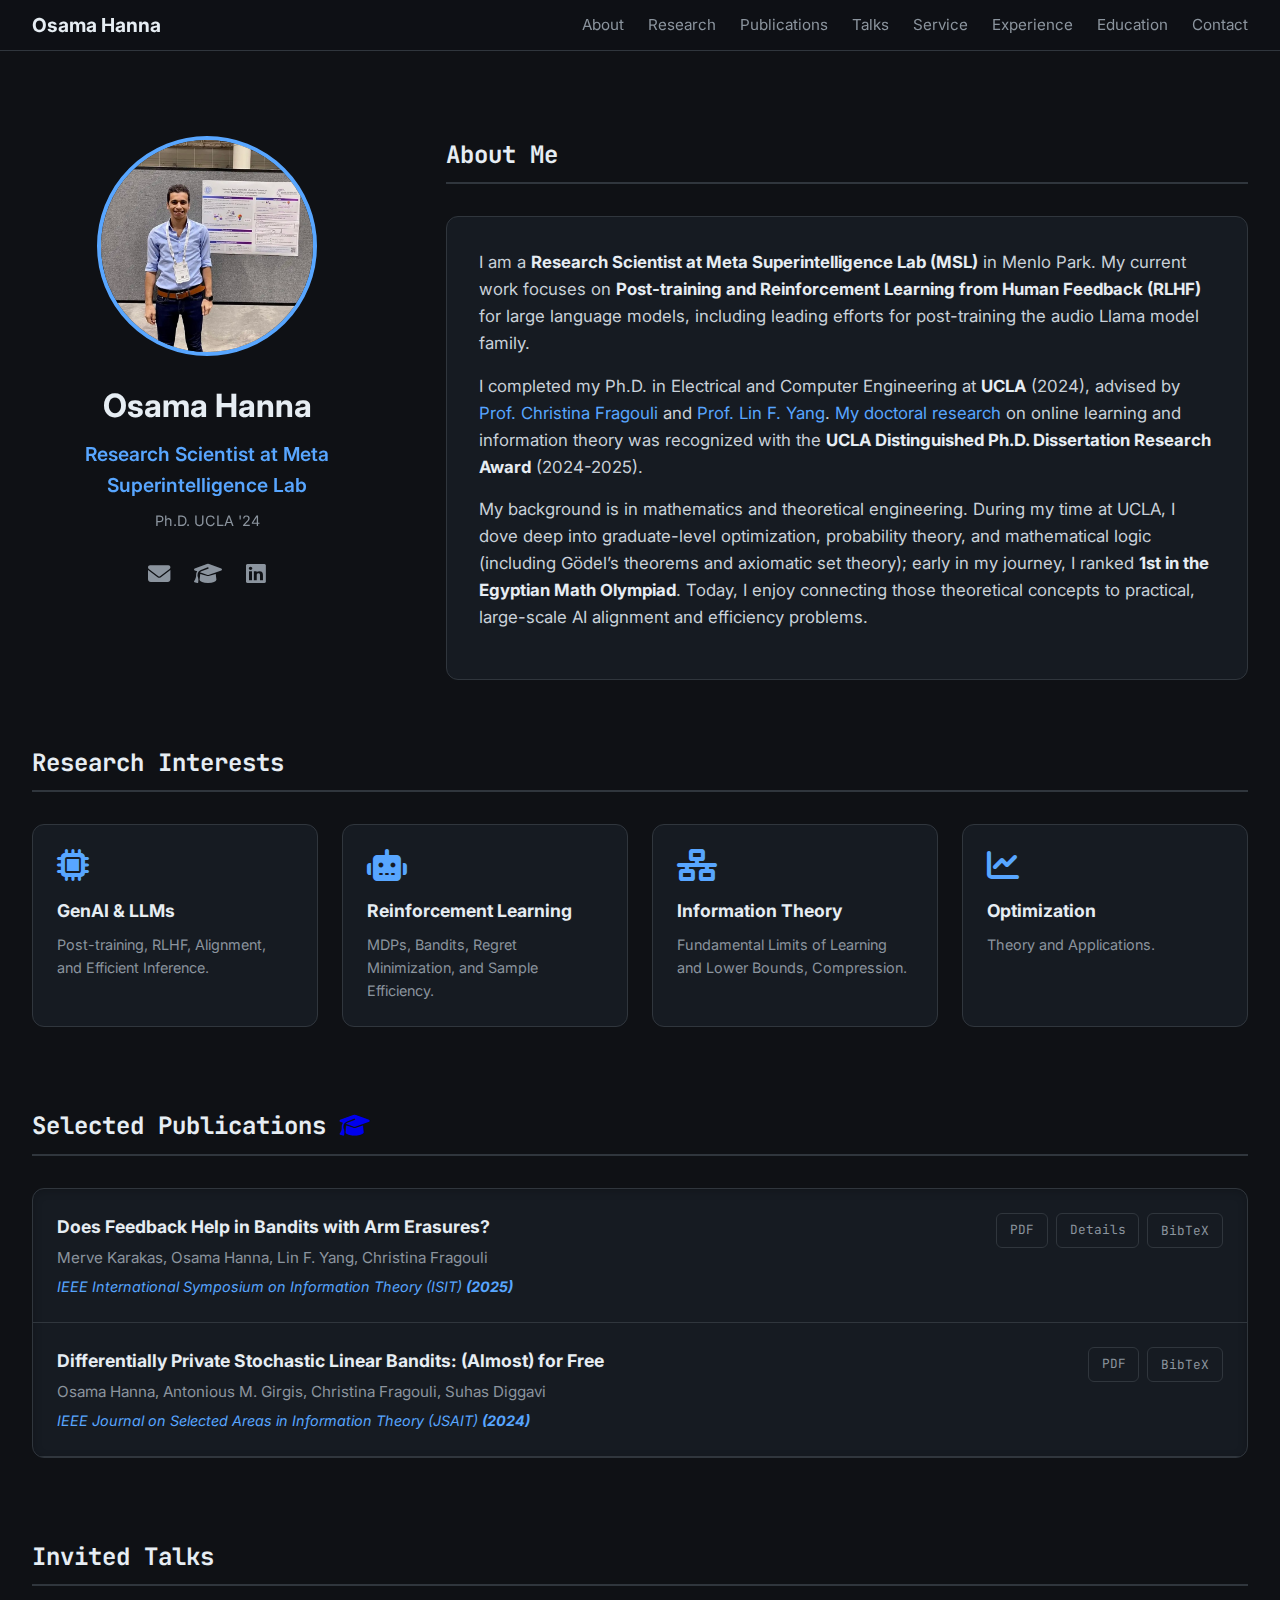
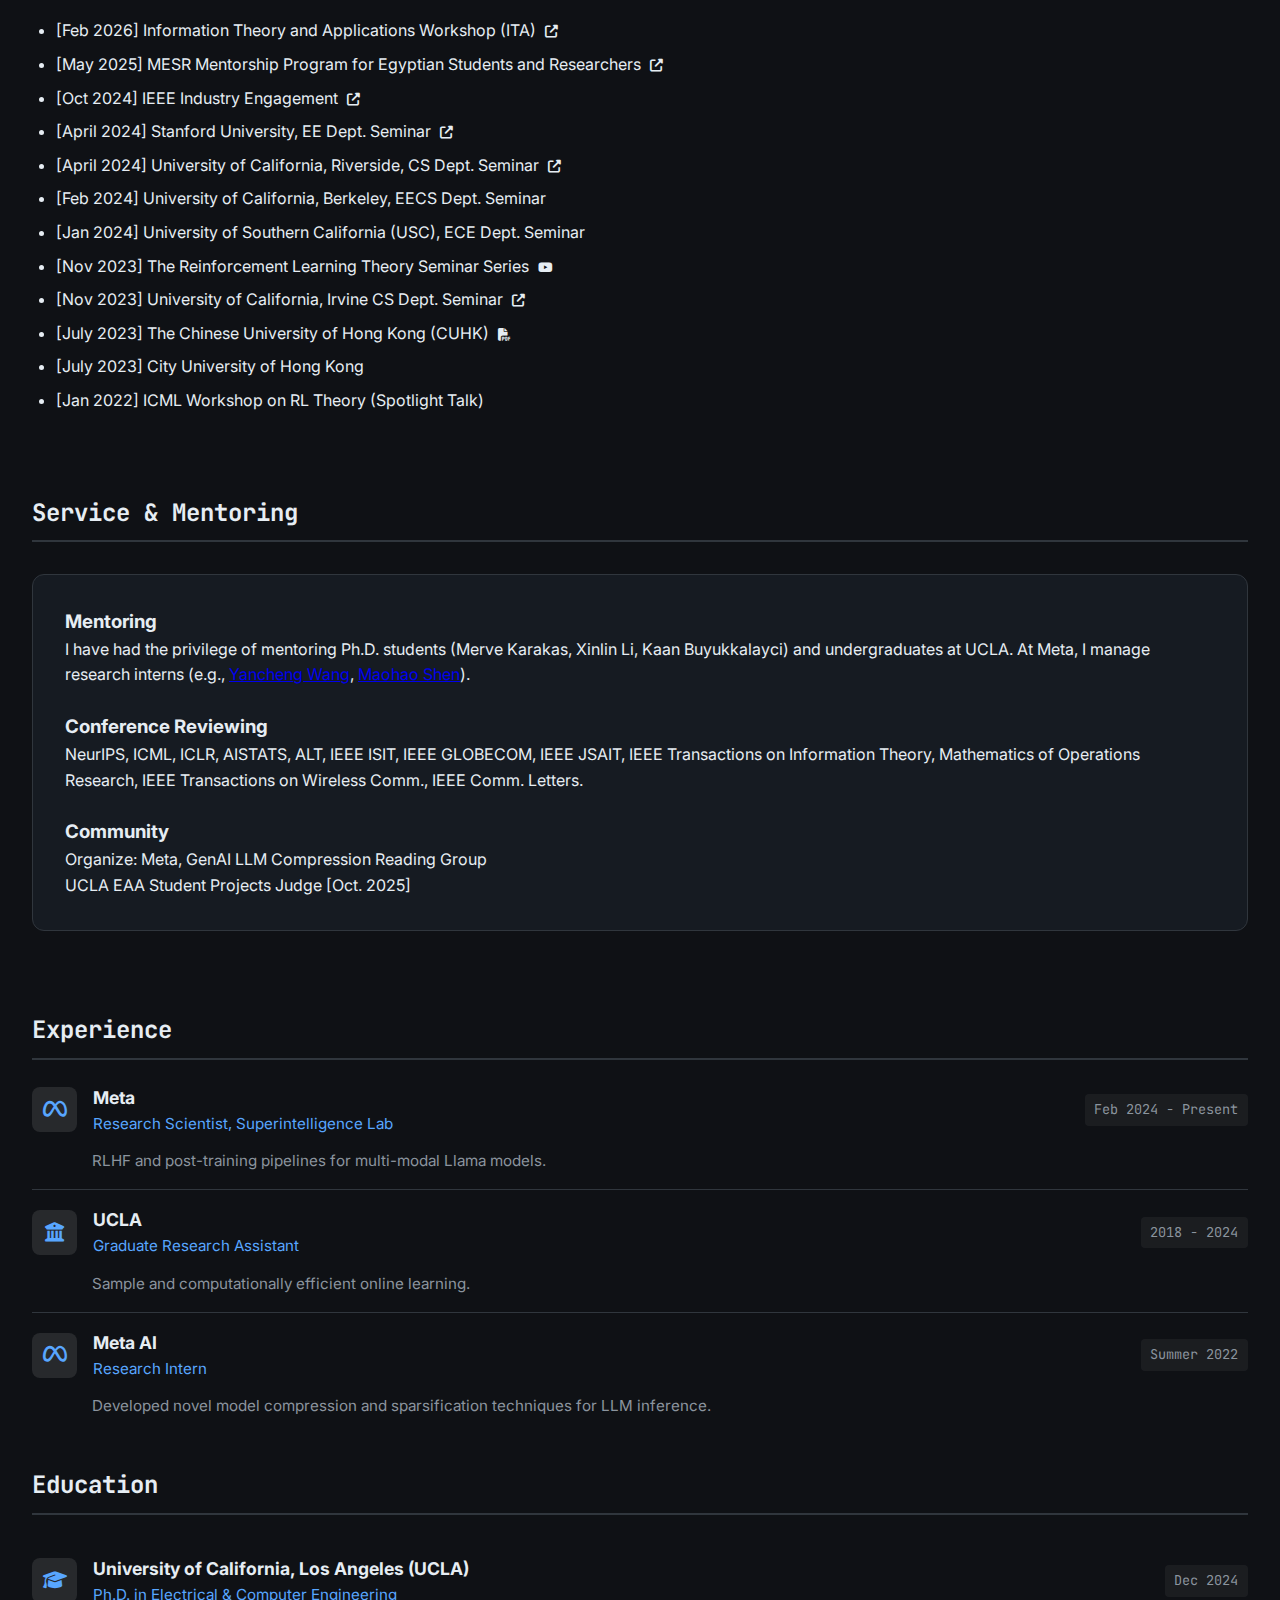
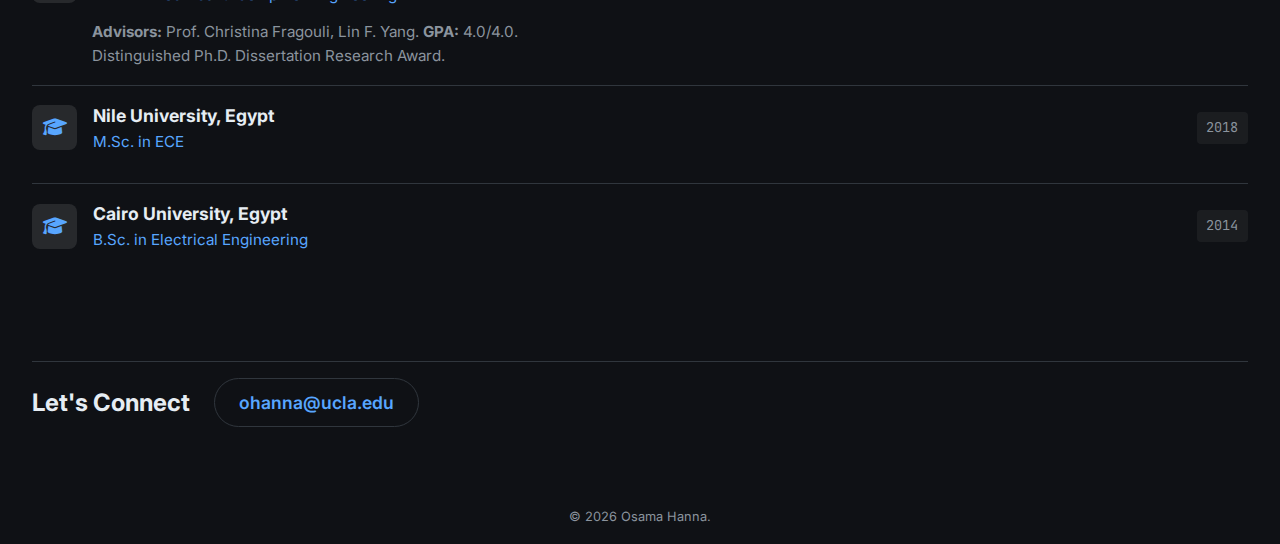
<file: index.html>
<!DOCTYPE html>
<html lang="en">
<head>
    <meta charset="UTF-8">
    <meta name="viewport" content="width=device-width, initial-scale=1.0">
    <title>Osama Hanna | Research Scientist</title>
    <meta name="description" content="Personal website of Osama Hanna, Research Scientist at Meta GenAI and Ph.D. graduate from UCLA.">
    <link rel="stylesheet" href="style.css">
    <link rel="stylesheet" href="https://cdnjs.cloudflare.com/ajax/libs/font-awesome/6.4.0/css/all.min.css">
    <link href="https://fonts.googleapis.com/css2?family=Inter:wght@300;400;600;700&family=JetBrains+Mono:wght@400;700&display=swap" rel="stylesheet">
</head>
<body>

    <nav class="navbar">
        <div class="nav-container">
            <a href="#" class="nav-logo">Osama Hanna</a>
            <div class="nav-menu">
                <a href="#about" class="nav-link">About</a>
                <a href="#research" class="nav-link">Research</a>
                <a href="#publications" class="nav-link">Publications</a>
                <a href="#talks" class="nav-link">Talks</a>
                <a href="#service" class="nav-link">Service</a>
                <a href="#experience" class="nav-link">Experience</a>
                <a href="#education" class="nav-link">Education</a>
                <a href="#contact" class="nav-link">Contact</a>
            </div>
        </div>
    </nav>

    <main class="main-container">
        
        <section id="about" class="intro-section">
            <div class="intro-container">
                
                <div class="intro-profile">
                    <div class="profile-img-container">
                        <img src="profile.jpg" alt="Osama Hanna" class="profile-img">
                    </div>
                    <h1>Osama Hanna</h1>
                    <p class="role">Research Scientist at Meta Superintelligence Lab</p>
                    <p class="role-sub">Ph.D. UCLA '24</p>
                    
                    <div class="social-links">
                        <a href="mailto:ohanna@ucla.edu" aria-label="Email"><i class="fas fa-envelope"></i></a>
                        <a href="https://scholar.google.com/citations?user=uMITw5AAAAAJ&hl=en" target="_blank" aria-label="Google Scholar"><i class="fas fa-graduation-cap"></i></a>
                        <a href="https://www.linkedin.com/in/osama-hanna-863a1566/" target="_blank" aria-label="LinkedIn"><i class="fab fa-linkedin"></i></a>
                    </div>
                </div>

                <div class="intro-bio">
                    <h2 class="section-title" style="margin-top: 0;">About Me</h2>
                    <div class="card bio-card">
                        <p>
                            I am a <strong>Research Scientist at Meta Superintelligence Lab (MSL)</strong> in Menlo Park. My current work focuses on <strong>Post-training and Reinforcement Learning from Human Feedback (RLHF)</strong> for large language models, including leading efforts for post-training the audio Llama model family.
                        </p>
                        <p>
                            I completed my Ph.D. in Electrical and Computer Engineering at <strong>UCLA</strong> (2024), advised by <a href="https://www.ee.ucla.edu/christina-fragouli/" target="_blank">Prof. Christina Fragouli</a> and <a href="https://lyang36.github.io" target="_blank">Prof. Lin F. Yang</a>. <a href="https://escholarship.org/content/qt7jv2x58v/qt7jv2x58v.pdf" target="_blank">My doctoral research</a> on online learning and information theory was recognized with the <strong>UCLA Distinguished Ph.D. Dissertation Research Award</strong> (2024-2025).
                        </p>
                        <p>
                            My background is in mathematics and theoretical engineering. During my time at UCLA, I dove deep into graduate-level optimization, probability theory, and mathematical logic (including Gödel’s theorems and axiomatic set theory); early in my journey, I ranked <strong>1st in the Egyptian Math Olympiad</strong>. Today, I enjoy connecting those theoretical concepts to practical, large-scale AI alignment and efficiency problems.
                        </p>
                    </div>
                </div>
                
            </div>
        </section>

        <section id="research" class="section">
            <h2 class="section-title">Research Interests</h2>
            <div class="grid-container">
                <div class="grid-item">
                    <i class="fas fa-microchip"></i>
                    <h3>GenAI & LLMs</h3>
                    <p>Post-training, RLHF, Alignment, and Efficient Inference.</p>
                </div>
                <div class="grid-item">
                    <i class="fas fa-robot"></i>
                    <h3>Reinforcement Learning</h3>
                    <p>MDPs, Bandits, Regret Minimization, and Sample Efficiency.</p>
                </div>
                <div class="grid-item">
                    <i class="fas fa-network-wired"></i>
                    <h3>Information Theory</h3>
                    <p>Fundamental Limits of Learning and Lower Bounds, Compression.</p>
                </div>
                <div class="grid-item">
                    <i class="fas fa-chart-line"></i>
                    <h3>Optimization</h3>
                    <p>Theory and Applications.</p>
                </div>
            </div>
        </section>

        <section id="publications" class="section">
            <h2 class="section-title">
                Selected Publications 
                <a href="https://scholar.google.com/citations?user=uMITw5AAAAAJ&hl=en" target="_blank" class="header-icon-link" aria-label="Google Scholar">
                    <i class="fas fa-graduation-cap"></i>
                </a>
            </h2>
            <div id="publication-list">
                <p>Loading publications...</p>
            </div>
        </section>

        <section id="talks" class="section">
            <h2 class="section-title">Invited Talks</h2>
            <ul class="talks-list">
                <li class="talk-item">
                    <span class="talk-date">[Feb 2026]</span>
                    <span class="talk-venue">
                        <a href="https://www.linkedin.com/feed/update/urn:li:activity:7427074386597253120/?originTrackingId=wxNRqfvzJ0jhROwKdxZo%2Fg%3D%3D" target="_blank" class="venue-link">
                            Information Theory and Applications Workshop (ITA) <i class="fas fa-external-link-alt" style="font-size: 0.8rem; margin-left: 5px;"></i>
                        </a>
                    </span>
                </li>
                <li class="talk-item">
                    <span class="talk-date">[May 2025]</span>
                    <span class="talk-venue">
                        <a href="https://www.facebook.com/photo/?fbid=122190224090261081&set=a.122141150294261081" target="_blank" class="venue-link">
                            MESR Mentorship Program for Egyptian Students and Researchers <i class="fas fa-external-link-alt" style="font-size: 0.8rem; margin-left: 5px;"></i>
                        </a>
                    </span>
                </li>
                <li class="talk-item">
                    <span class="talk-date">[Oct 2024]</span>
                    <span class="talk-venue">
                        <a href="https://www.facebook.com/photo?fbid=122153075192280996&set=a.122104515494280996" target="_blank" class="venue-link">
                            IEEE Industry Engagement <i class="fas fa-external-link-alt" style="font-size: 0.8rem; margin-left: 5px;"></i>
                        </a>
                    </span>
                </li>
                <li class="talk-item">
                    <span class="talk-date">[April 2024]</span>
                    <span class="talk-venue">
                        <a href="https://web.stanford.edu/group/it-forum/talks/talks/2024/osama-hanna/" target="_blank" class="venue-link">
                            Stanford University, EE Dept. Seminar <i class="fas fa-external-link-alt" style="font-size: 0.8rem; margin-left: 5px;"></i>
                        </a>
                    </span>
                </li>
                <li class="talk-item">
                    <span class="talk-date">[April 2024]</span>
                    <span class="talk-venue">
                        <a href="https://www.facebook.com/photo.php?fbid=934261998495799&set=a.556854692903200&id=100057360223052" target="_blank" class="venue-link">
                            University of California, Riverside, CS Dept. Seminar <i class="fas fa-external-link-alt" style="font-size: 0.8rem; margin-left: 5px;"></i>
                        </a>
                    </span>
                </li>
                <li class="talk-item">
                    <span class="talk-date">[Feb 2024]</span>
                    <span class="talk-venue">University of California, Berkeley, EECS Dept. Seminar</span>
                </li>
                <li class="talk-item">
                    <span class="talk-date">[Jan 2024]</span>
                    <span class="talk-venue">University of Southern California (USC), ECE Dept. Seminar</span>
                </li>
                <li class="talk-item">
                    <span class="talk-date">[Nov 2023]</span>
                    <span class="talk-venue">
                        <a href="https://www.youtube.com/watch?v=NsCICXgJwck" target="_blank" class="venue-link">
                            The Reinforcement Learning Theory Seminar Series <i class="fab fa-youtube" style="font-size: 0.8rem; margin-left: 5px;"></i>
                        </a>
                    </span>
                </li>
                <li class="talk-item">
                    <span class="talk-date">[Nov 2023]</span>
                    <span class="talk-venue">
                        <a href="https://acoi.ics.uci.edu/seminar-series/" target="_blank" class="venue-link">
                            University of California, Irvine CS Dept. Seminar <i class="fas fa-external-link-alt" style="font-size: 0.8rem; margin-left: 5px;"></i>
                        </a>
                    </span>
                </li>
                <li class="talk-item">
                    <span class="talk-date">[July 2023]</span>
                    <span class="talk-venue">
                        <a href="https://www.inc.cuhk.edu.hk/wp-content/uploads/2023/09/sem2023_Mr.-Osama-A.-Hanna_20230707_INC.pdf" target="_blank" class="venue-link">
                            The Chinese University of Hong Kong (CUHK) <i class="fas fa-file-pdf" style="font-size: 0.8rem; margin-left: 5px;"></i>
                        </a>
                    </span>
                </li>
                <li class="talk-item">
                    <span class="talk-date">[July 2023]</span>
                    <span class="talk-venue">City University of Hong Kong</span>
                </li>
                <li class="talk-item">
                    <span class="talk-date">[Jan 2022]</span>
                    <span class="talk-venue">ICML Workshop on RL Theory (Spotlight Talk)</span>
                </li>
            </ul>
        </section>

        <section id="service" class="section">
            <h2 class="section-title">Service & Mentoring</h2>
            <div class="card">
                <h3>Mentoring</h3>
                <p>
                    I have had the privilege of mentoring Ph.D. students (Merve Karakas, Xinlin Li, Kaan Buyukkalayci) and undergraduates at UCLA. At Meta, I manage research interns (e.g., <a href="https://scholar.google.com/citations?hl=en&user=U5QZhDAAAAAJ" target="_blank">Yancheng Wang</a>, <a href="https://scholar.google.com/citations?hl=en&user=_hDtLIcAAAAJ" target="_blank">Maohao Shen</a>).
                </p>
                
                <h3 style="margin-top: 1.5rem;">Conference Reviewing</h3>
                <p>
                    NeurIPS, ICML, ICLR, AISTATS, ALT, IEEE ISIT, IEEE GLOBECOM, IEEE JSAIT, IEEE Transactions on Information Theory, Mathematics of Operations Research, IEEE Transactions on Wireless Comm., IEEE Comm. Letters.
                </p>

                <h3 style="margin-top: 1.5rem;">Community</h3>
                <p>Organize: Meta, GenAI LLM Compression Reading Group</p>
                <p>UCLA EAA Student Projects Judge [Oct. 2025]</p>
            </div>
        </section>

        <section id="experience" class="section">
            <h2 class="section-title">Experience</h2>
            
            <div class="experience-box">
                
                <div class="experience-card">
                    <div class="exp-header">
                        <div class="exp-logo"><i class="fab fa-meta"></i></div>
                        <div class="exp-info">
                            <h3>Meta</h3>
                            <p class="exp-role">Research Scientist, Superintelligence Lab</p>
                        </div>
                        <div class="exp-date">Feb 2024 - Present</div>
                    </div>
                    <p class="exp-desc">RLHF and post-training pipelines for multi-modal Llama models.</p>
                </div>

                <div class="experience-card">
                    <div class="exp-header">
                        <div class="exp-logo"><i class="fas fa-university"></i></div>
                        <div class="exp-info">
                            <h3>UCLA</h3>
                            <p class="exp-role">Graduate Research Assistant</p>
                        </div>
                        <div class="exp-date">2018 - 2024</div>
                    </div>
                    <p class="exp-desc">Sample and computationally efficient online learning.</p>
                </div>

                <div class="experience-card">
                    <div class="exp-header">
                        <div class="exp-logo"><i class="fab fa-meta"></i></div>
                        <div class="exp-info">
                            <h3>Meta AI</h3>
                            <p class="exp-role">Research Intern</p>
                        </div>
                        <div class="exp-date">Summer 2022</div>
                    </div>
                    <p class="exp-desc">Developed novel model compression and sparsification techniques for LLM inference.</p>
                </div>

            </div>
        </section>

        <section id="education" class="section">
            <h2 class="section-title">Education</h2>

            <div class="experience-card">
                <div class="exp-header">
                    <div class="exp-logo"><i class="fas fa-graduation-cap"></i></div>
                    <div class="exp-info">
                        <h3>University of California, Los Angeles (UCLA)</h3>
                        <p class="exp-role">Ph.D. in Electrical & Computer Engineering</p>
                    </div>
                    <div class="exp-date">Dec 2024</div>
                </div>
                <p class="exp-desc"><strong>Advisors:</strong> Prof. Christina Fragouli, Lin F. Yang. <strong>GPA:</strong> 4.0/4.0.<br>Distinguished Ph.D. Dissertation Research Award.</p>
            </div>

            <div class="experience-card">
                <div class="exp-header">
                    <div class="exp-logo"><i class="fas fa-graduation-cap"></i></div>
                    <div class="exp-info">
                        <h3>Nile University, Egypt</h3>
                        <p class="exp-role">M.Sc. in ECE</p>
                    </div>
                    <div class="exp-date">2018</div>
                </div>
            </div>

            <div class="experience-card">
                <div class="exp-header">
                    <div class="exp-logo"><i class="fas fa-graduation-cap"></i></div>
                    <div class="exp-info">
                        <h3>Cairo University, Egypt</h3>
                        <p class="exp-role">B.Sc. in Electrical Engineering</p>
                    </div>
                    <div class="exp-date">2014</div>
                </div>
            </div>
        </section>

        <section id="contact" class="section contact-minimal">
            <h2 style="font-size: 1.5rem; margin: 0; color: var(--text-primary);">Let's Connect</h2>
            <a href="mailto:ohanna@ucla.edu" class="btn-contact">ohanna@ucla.edu</a>
        </section>

        <footer class="footer">
            <p>&copy; 2026 Osama Hanna.</p>
        </footer>
    </main>

    <script src="script.js"></script>
</body>
</html>
</file>
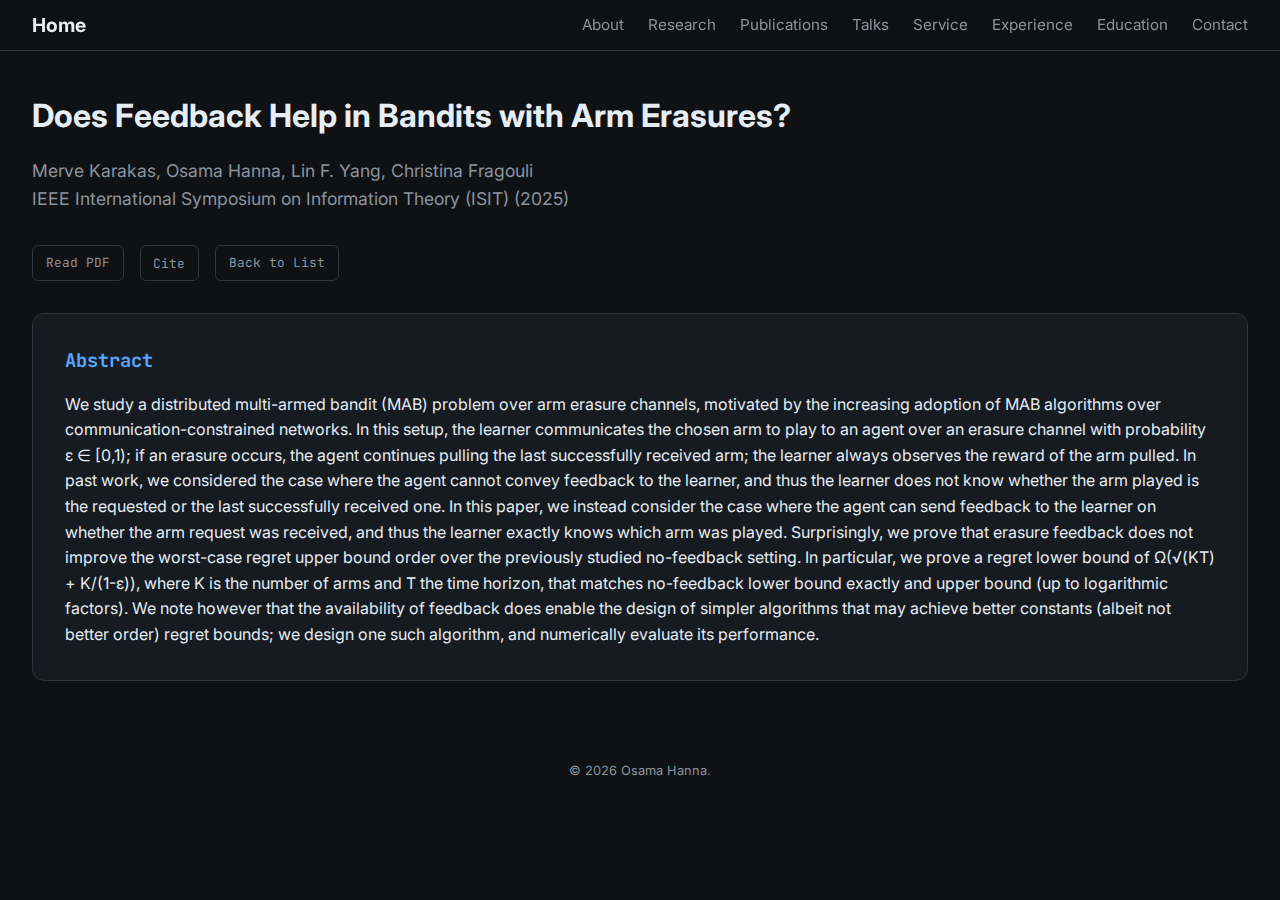
<file: publications/karakas2025maberasure.html>
<!DOCTYPE html>
<html lang="en">
<head>
    <meta charset="UTF-8">
    <meta name="viewport" content="width=device-width, initial-scale=1.0">
    <title>Does Feedback Help in Bandits with Arm Erasures?</title>
    
    <meta name="citation_title" content="Does Feedback Help in Bandits with Arm Erasures?">
    <meta name="citation_author" content="Merve Karakas; Osama Hanna; Lin F. Yang; Christina Fragouli">
    <meta name="citation_publication_date" content="2025">
    <meta name="citation_conference_title" content="IEEE International Symposium on Information Theory (ISIT)">
    <meta name="description" content="We study a distributed multi-armed bandit (MAB) problem over arm erasure channels, motivated by the increasing adoption of MAB algorithms over communication-con...">
            
    <meta name="citation_pdf_url" content="https://o-hanna.github.io/publications/pdfs/merve2025.pdf">
    <link rel="stylesheet" href="../style.css">
    <link rel="stylesheet" href="https://cdnjs.cloudflare.com/ajax/libs/font-awesome/6.4.0/css/all.min.css">
    <link href="https://fonts.googleapis.com/css2?family=Inter:wght@300;400;600;700&family=JetBrains+Mono:wght@400;700&display=swap" rel="stylesheet">
</head>
<body>

    <nav class="navbar">
        <div class="nav-container">
            <a href="../index.html" class="nav-logo">Home</a>
            
            <div class="nav-menu">
                <a href="../index.html#about" class="nav-link">About</a>
                <a href="../index.html#research" class="nav-link">Research</a>
                <a href="../index.html#publications" class="nav-link">Publications</a>
                <a href="../index.html#talks" class="nav-link">Talks</a>
                <a href="../index.html#service" class="nav-link">Service</a>
                <a href="../index.html#experience" class="nav-link">Experience</a>
                <a href="../index.html#education" class="nav-link">Education</a>
                <a href="../index.html#contact" class="nav-link">Contact</a>
            </div>
        </div>
    </nav>

    <main class="main-container" style="padding-top: 90px; min-height: 80vh;">
        <div class="section">
            <h2 class="paper-title-large">Does Feedback Help in Bandits with Arm Erasures?</h2>
            
            <p class="paper-meta">
                <span class="paper-authors">Merve Karakas, Osama Hanna, Lin F. Yang, Christina Fragouli</span>
                <br>
                <span class="paper-venue">IEEE International Symposium on Information Theory (ISIT) (2025)</span>
            </p>
            
            <div class="paper-actions-row">
                <a href="pdfs/merve2025.pdf" class="btn-action" target="_blank">Read PDF</a>
                <button class="btn-action" onclick="toggleBibtex('bib-detail')">Cite</button>
                <a href="../index.html#publications" class="btn-action">Back to List</a>
            </div>

            <div id="bib-detail" class="bibtex-hidden">@article{karakas2025does,title={Does Feedback Help in Bandits with Arm Erasures?},author={Karakas, Merve and Hanna, Osama and Yang, Lin F and Fragouli, Christina},journal={arXiv preprint arXiv:2504.20894},year={2025}}</div>

            <div class="card abstract-card">
                <h3>Abstract</h3>
                <p>We study a distributed multi-armed bandit (MAB) problem over arm erasure channels, motivated by the increasing adoption of MAB algorithms over communication-constrained networks. In this setup, the learner communicates the chosen arm to play to an agent over an erasure channel with probability ε ∈ [0,1); if an erasure occurs, the agent continues pulling the last successfully received arm; the learner always observes the reward of the arm pulled. In past work, we considered the case where the agent cannot convey feedback to the learner, and thus the learner does not know whether the arm played is the requested or the last successfully received one. In this paper, we instead consider the case where the agent can send feedback to the learner on whether the arm request was received, and thus the learner exactly knows which arm was played. Surprisingly, we prove that erasure feedback does not improve the worst-case regret upper bound order over the previously studied no-feedback setting. In particular, we prove a regret lower bound of Ω(√(KT) + K/(1-ε)), where K is the number of arms and T the time horizon, that matches no-feedback lower bound exactly and upper bound (up to logarithmic factors). We note however that the availability of feedback does enable the design of simpler algorithms that may achieve better constants (albeit not better order) regret bounds; we design one such algorithm, and numerically evaluate its performance.</p>
            </div>
        </div>
        
        <footer class="footer">
            <p>&copy; 2026 Osama Hanna.</p>
        </footer>
    </main>

    <script>
        function toggleBibtex(id) {
            const el = document.getElementById(id);
            el.style.display = el.style.display === 'block' ? 'none' : 'block';
        }
    </script>
</body>
</html>
</file>
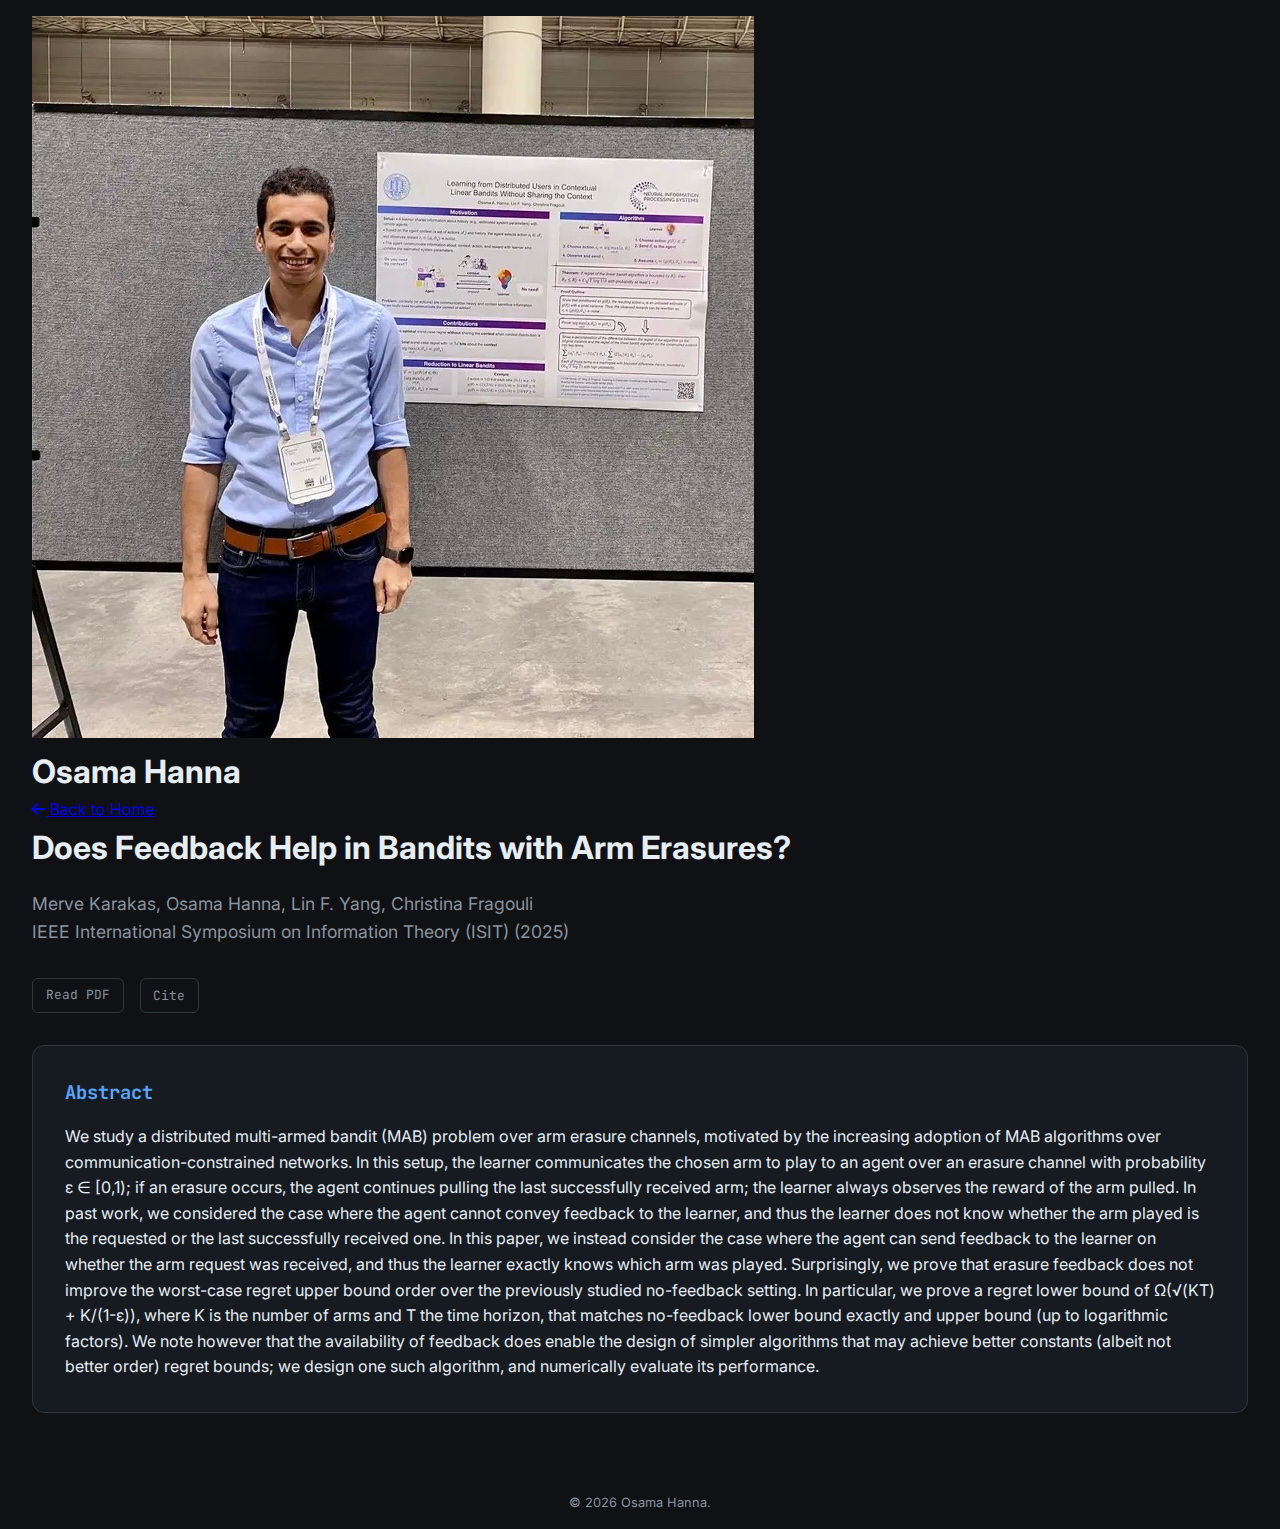
<file: publications/merve2025maberasure.html>
<!DOCTYPE html>
<html lang="en">
<head>
    <meta charset="UTF-8">
    <meta name="viewport" content="width=device-width, initial-scale=1.0">
    <title>Does Feedback Help in Bandits with Arm Erasures?</title>
    
    <meta name="citation_title" content="Does Feedback Help in Bandits with Arm Erasures?">
    <meta name="citation_author" content="Merve Karakas; Osama Hanna; Lin F. Yang; Christina Fragouli">
    <meta name="citation_publication_date" content="2025">
    <meta name="citation_conference_title" content="IEEE International Symposium on Information Theory (ISIT)">
    <meta name="description" content="We study a distributed multi-armed bandit (MAB) problem over arm erasure channels, motivated by the increasing adoption of MAB algorithms over communication-con...">
            
    <meta name="citation_pdf_url" content="https://o-hanna.github.io/publications/pdfs/merve2025.pdf">
    <link rel="stylesheet" href="../style.css">
    <link rel="stylesheet" href="https://cdnjs.cloudflare.com/ajax/libs/font-awesome/6.4.0/css/all.min.css">
    <link href="https://fonts.googleapis.com/css2?family=Inter:wght@300;400;600;700&family=JetBrains+Mono:wght@400;700&display=swap" rel="stylesheet">
</head>
<body>
    <div class="container">
        <header class="sidebar">
            <div class="profile-section">
                <div class="profile-img-container">
                    <img src="../profile.jpg" alt="Osama Hanna" class="profile-img">
                </div>
                <h1>Osama Hanna</h1>
                <nav class="nav-links">
                    <a href="../index.html" class="nav-item"><i class="fas fa-arrow-left"></i> Back to Home</a>
                </nav>
            </div>
        </header>

        <main class="content">
            <div class="section">
                <h2 class="paper-title-large">Does Feedback Help in Bandits with Arm Erasures?</h2>
                <p class="paper-meta">
                    <span class="paper-authors">Merve Karakas, Osama Hanna, Lin F. Yang, Christina Fragouli</span>
                    <br>
                    <span class="paper-venue">IEEE International Symposium on Information Theory (ISIT) (2025)</span>
                </p>
                
                <div class="paper-actions-row">
                    <a href="pdfs/merve2025.pdf" class="btn-action" target="_blank">Read PDF</a>
                    <button class="btn-action" onclick="toggleBibtex('bib-detail')">Cite</button>
                </div>

                <div id="bib-detail" class="bibtex-hidden">@article{karakas2025does,title={Does Feedback Help in Bandits with Arm Erasures?},author={Karakas, Merve and Hanna, Osama and Yang, Lin F and Fragouli, Christina},journal={arXiv preprint arXiv:2504.20894},year={2025}}</div>

                <div class="card abstract-card">
                    <h3>Abstract</h3>
                    <p>We study a distributed multi-armed bandit (MAB) problem over arm erasure channels, motivated by the increasing adoption of MAB algorithms over communication-constrained networks. In this setup, the learner communicates the chosen arm to play to an agent over an erasure channel with probability ε ∈ [0,1); if an erasure occurs, the agent continues pulling the last successfully received arm; the learner always observes the reward of the arm pulled. In past work, we considered the case where the agent cannot convey feedback to the learner, and thus the learner does not know whether the arm played is the requested or the last successfully received one. In this paper, we instead consider the case where the agent can send feedback to the learner on whether the arm request was received, and thus the learner exactly knows which arm was played. Surprisingly, we prove that erasure feedback does not improve the worst-case regret upper bound order over the previously studied no-feedback setting. In particular, we prove a regret lower bound of Ω(√(KT) + K/(1-ε)), where K is the number of arms and T the time horizon, that matches no-feedback lower bound exactly and upper bound (up to logarithmic factors). We note however that the availability of feedback does enable the design of simpler algorithms that may achieve better constants (albeit not better order) regret bounds; we design one such algorithm, and numerically evaluate its performance.</p>
                </div>
            </div>
            
            <footer class="footer">
                <p>&copy; 2026 Osama Hanna.</p>
            </footer>
        </main>
    </div>
    <script>
        function toggleBibtex(id) {
            const el = document.getElementById(id);
            el.style.display = el.style.display === 'block' ? 'none' : 'block';
        }
    </script>
</body>
</html>
</file>
<file: style.css>
:root {
    --bg-color: #0f1115;
    --card-bg: #161b22;
    --text-primary: #e6edf3;
    --text-secondary: #8b949e;
    --accent: #58a6ff;
    --accent-hover: #1f6feb;
    --border: #30363d;
    --font-main: 'Inter', -apple-system, BlinkMacSystemFont, sans-serif;
    --font-mono: 'JetBrains Mono', monospace;
}

* {
    box-sizing: border-box;
    margin: 0;
    padding: 0;
}

body {
    background-color: var(--bg-color);
    color: var(--text-primary);
    font-family: var(--font-main);
    line-height: 1.6;
    scroll-behavior: smooth;
}

/* --- Top Navigation Bar --- */
.navbar {
    position: fixed;
    top: 0;
    left: 0;
    width: 100%;
    background: rgba(15, 17, 21, 0.95); /* Dark semi-transparent */
    backdrop-filter: blur(10px);
    border-bottom: 1px solid var(--border);
    z-index: 1000;
    padding: 0.6rem 2rem;
}

.nav-container {
    max-width: 1300px;
    margin: 0 auto;
    display: flex;
    justify-content: space-between;
    align-items: center;
}

.nav-logo {
    font-size: 1.2rem;
    font-weight: 700;
    color: var(--text-primary);
    text-decoration: none;
}

.nav-menu {
    display: flex;
    gap: 1.5rem;
}

.nav-link {
    color: var(--text-secondary);
    text-decoration: none;
    font-size: 0.95rem;
    transition: color 0.2s;
}

.nav-link:hover {
    color: var(--accent);
}

/* --- Main Layout Container --- */
.container, .main-container {
    display: block;
    max-width: 1300px;
    margin: 0 auto;
    padding: 1rem 2rem;
    min-height: 100vh;
}

/* --- Split Intro Section (Hero + About) --- */
.intro-section {
    padding-top: 120px; /* Space for fixed navbar */
    padding-bottom: 2rem;
    /* border-bottom: 1px solid var(--border); */
    margin-bottom: 2rem;
}

.intro-container {
    display: grid;
    grid-template-columns: 350px 1fr; /* Fixed width for profile, rest for text */
    gap: 4rem;
    align-items: start;
}

/* Left Column: Identity */
.intro-profile {
    text-align: center;
    position: sticky;
    top: 100px;
}

.intro-profile .profile-img-container {
    width: 220px;
    height: 220px;
    margin: 0 auto 1.5rem auto;
    border-radius: 50%;
    overflow: hidden;
    background: var(--card-bg);
    border: 4px solid var(--accent);
}

.intro-profile .profile-img {
    width: 100%;
    height: 100%;
    object-fit: cover;
}

.intro-profile h1 {
    font-size: 2rem;
    margin-bottom: 0.5rem;
    color: var(--text-primary);
    font-weight: 700;
}

.role {
    font-size: 1.2rem;
    color: var(--accent);
    margin-bottom: 0.5rem;
    font-weight: 600;
}

.role-sub {
    color: var(--text-secondary);
    margin-bottom: 1.5rem;
    font-size: 0.9rem;
}

.social-links {
    display: flex;
    gap: 1.5rem;
    justify-content: center;
}

.social-links a {
    color: var(--text-secondary);
    font-size: 1.4rem;
    transition: color 0.3s;
}

.social-links a:hover {
    color: var(--accent);
}

/* Right Column: Bio */
.intro-bio {
    flex: 1;
}

.bio-card {
    border: none;
    background: none;
    padding: 0;
}

.bio-card p {
    font-size: 1.05rem;
    color: #c9d1d9;
    margin-bottom: 1rem;
}

.bio-card strong {
    color: var(--text-primary);
}

.bio-card a {
    color: var(--accent);
    text-decoration: none;
}

/* --- General Sections --- */
.section {
    margin-bottom: 5rem;
    scroll-margin-top: 6rem; /* Ensures navbar doesn't cover heading */
}

.section-title {
    font-size: 1.5rem;
    border-bottom: 2px solid var(--border);
    padding-bottom: 0.5rem;
    margin-bottom: 2rem;
    color: var(--text-primary);
    font-family: var(--font-mono);
}

.card {
    background: var(--card-bg);
    padding: 2rem;
    border-radius: 12px;
    border: 1px solid var(--border);
}

/* --- Research Interests Grid --- */
.grid-container {
    display: grid;
    grid-template-columns: repeat(auto-fit, minmax(250px, 1fr));
    gap: 1.5rem;
}

.grid-item {
    background: var(--card-bg);
    padding: 1.5rem;
    border-radius: 12px;
    border: 1px solid var(--border);
    transition: transform 0.2s, border-color 0.2s;
}

.grid-item:hover {
    transform: translateY(-5px);
    border-color: var(--accent);
}

.grid-item i {
    font-size: 2rem;
    color: var(--accent);
    margin-bottom: 1rem;
}

.grid-item h3 {
    font-size: 1.1rem;
    margin-bottom: 0.5rem;
    color: var(--text-primary);
}

.grid-item p {
    font-size: 0.9rem;
    color: var(--text-secondary);
}

/* --- Publications (Scrollable Box + Overflow Fix) --- */
#publication-list {
    max-height: 600px;
    overflow-y: auto;
    background: var(--card-bg);
    border: 1px solid var(--border);
    border-radius: 12px;
    padding: 0rem;
    box-shadow: inset 0 2px 10px rgba(0,0,0,0.2);
}

#publication-list::-webkit-scrollbar {
    width: 12px;
}

#publication-list::-webkit-scrollbar-track {
    background: rgba(255, 255, 255, 0.05);
    border-radius: 12px;
}

#publication-list::-webkit-scrollbar-thumb {
    background-color: var(--text-secondary);
    border-radius: 6px; 
    border: 3px solid var(--card-bg);
}

#publication-list::-webkit-scrollbar-thumb:hover {
    background-color: var(--accent);
}

.pub-card {
    background: transparent;
    border: none;                /* No individual border */
    border-bottom: 1px solid var(--border); /* Just a separator line */
    border-radius: 0;            /* Rounded corners */    
    margin-bottom: 0;            /* Gap between items */
    padding: 1.5rem;    
    display: flex;
    justify-content: space-between;
    align-items: flex-start;
    gap: 1.5rem;
    flex-wrap: wrap;
    transition: background 0.2s; /* Smooth hover effect */
}

.pub-content {
    flex: 1;
    min-width: 0; /* CRITICAL: Allows text to wrap */
}

.pub-content h4 {
    font-size: 1.1rem;
    margin-bottom: 0.3rem;
    color: var(--text-primary);
    white-space: normal;
    overflow-wrap: break-word;
}

.pub-title-link {
    color: var(--text-primary);
    text-decoration: none;
    transition: color 0.2s;
}

.pub-title-link:hover { color: var(--accent); }

.authors {
    font-size: 0.95rem;
    color: var(--text-secondary);
    margin-bottom: 0.3rem;
    overflow-wrap: break-word;
}

.venue {
    font-size: 0.9rem;
    color: var(--accent);
    font-style: italic;
}

.pub-actions {
    display: flex;
    gap: 0.5rem;
    flex-shrink: 0;
}

.btn-link, .btn-bib, .btn-action {
    padding: 0.4rem 0.8rem;
    border: 1px solid var(--border);
    border-radius: 6px;
    background: transparent;
    color: var(--text-secondary);
    font-size: 0.8rem;
    cursor: pointer;
    text-decoration: none;
    font-family: var(--font-mono);
    transition: all 0.2s;
}

.btn-link:hover, .btn-bib:hover, .btn-action:hover {
    background: var(--border);
    color: var(--text-primary);
}

.bibtex-hidden {
    display: none;
    width: 100%;
    margin-top: 1rem;
    background: #0d1117;
    padding: 1rem;
    border-radius: 6px;
    font-family: var(--font-mono);
    font-size: 0.8rem;
    color: #8b949e;
    white-space: pre-wrap;
    border: 1px solid var(--border);
}

.exp-header {
    display: flex;
    align-items: center;
    gap: 1rem;
    margin-bottom: 0.8rem;
    flex-wrap: wrap;
}

.exp-logo {
    width: 45px;
    height: 45px;
    background: rgba(255, 255, 255, 0.1);
    border-radius: 8px;
    display: flex;
    align-items: center;
    justify-content: center;
    font-size: 1.2rem;
    color: var(--accent);
}

.exp-info { flex: 1; min-width: 200px; }
.exp-info h3 { font-size: 1.1rem; margin: 0; color: var(--text-primary); }
.exp-role { font-size: 0.95rem; color: var(--accent); margin: 0; }
.exp-date {
    font-family: var(--font-mono);
    font-size: 0.85rem;
    color: var(--text-secondary);
    background: rgba(255, 255, 255, 0.05);
    padding: 0.3rem 0.6rem;
    border-radius: 4px;
}
.exp-desc {
    color: var(--text-secondary);
    font-size: 0.95rem;
    margin: 0;
    padding-left: 60px;
}

/* --- Talks List --- */
.talks-list {
    padding-left: 1.5rem;
    margin-top: 0.5rem;
}
.talk-item { margin-bottom: 0.5rem; }

.venue-link {
    color: var(--text-primary);
    text-decoration: none;
    transition: color 0.2s;
}
.venue-link:hover { color: var(--accent); text-decoration: underline; }

/* --- Contact & Footer --- */
.contact-minimal {
    display: flex;
    align-items: center;
    gap: 1.5rem;
    padding-top: 1rem;
    border-top: 1px solid var(--border);
}

.btn-contact {
    color: var(--accent);
    text-decoration: none;
    font-size: 1.1rem;
    font-weight: 600;
    padding: 0.6rem 1.5rem;
    border: 1px solid var(--border);
    border-radius: 50px;
    transition: all 0.2s ease;
}

.btn-contact:hover {
    border-color: var(--accent);
    background: rgba(88, 166, 255, 0.1);
}

.footer {
    margin-top: 4rem;
    text-align: center;
    color: var(--text-secondary);
    font-size: 0.8rem;
}

/* --- Mobile Responsive --- */
@media (max-width: 900px) {
    .nav-menu { display: none; } /* Add hamburger later if needed */
    
    .intro-container {
        grid-template-columns: 1fr;
        gap: 2rem;
        text-align: center;
    }
    
    .intro-profile {
        position: static;
        border-bottom: 1px solid var(--border);
        padding-bottom: 2rem;
    }
    
    .intro-bio { text-align: left; }
    
    .exp-desc { padding-left: 0; margin-top: 0.5rem; }
    
    .contact-minimal {
        flex-direction: column;
        gap: 1rem;
        text-align: center;
    }
}

@media (max-width: 600px) {
    .pub-card { flex-direction: column; gap: 1rem; }
    .pub-actions { width: 100%; justify-content: flex-start; }
}

/* --- Publication Sub-Page Styles --- */
.paper-title-large { font-size: 2rem; margin-bottom: 1rem; color: var(--text-primary); }
.paper-meta { margin-bottom: 2rem; color: var(--text-secondary); font-size: 1.1rem; }
.paper-actions-row { display: flex; gap: 1rem; margin-bottom: 2rem; }
.abstract-card { margin-top: 2rem; }
.abstract-card h3 { margin-bottom: 1rem; font-family: var(--font-mono); color: var(--accent); }

/* --- Experience & Education (Clean List View) --- */

.experience-box {
    background: transparent;
    border: none;
    box-shadow: none;
    margin-bottom: 0;   /* Reduced from 1.5rem */
    padding: 0;
}

.experience-card {
    background: transparent;
    padding: 1rem 0;           /* Vertical spacing only */
    border: none;
    border-bottom: 1px solid var(--border);
    margin-bottom: 0;
    border-radius: 0;
}

.experience-card:last-child {
    border-bottom: none;
}

/* --- Layout Tweaks --- */

/* Reduce gap between Experience and Education */
#experience {
    margin-bottom: 2rem; 
}

/* Pull items closer to the header */
#experience .section-title,
#education .section-title {
    margin-bottom: 1.5rem;
}

/* Remove extra space above the VERY FIRST item in the list */
.experience-card:first-child {
    padding-top: 0;
}


/* --- Beautiful Horizontal Research Row --- */
.research-row {
    display: flex;
    justify-content: space-between;
    align-items: flex-start;
    gap: 25px;
    margin-top: 35px;
}

.research-item {
    flex: 1; /* Forces all 4 columns to be exactly the same width */
    text-align: center; /* Centers the icon and text inside each column */
}

.research-item h3 {
    display: flex;
    align-items: center;
    justify-content: center; /* Keeps the title and icon centered in the column */
    gap: 10px; /* Space between the icon and the text */
    font-size: 1.1rem;
    margin: 0 0 10px 0;
    color: #ffffff;
}

.research-item i {
    font-size: 1.4rem; /* Scaled down slightly to look balanced inline */
    color: #4a90e2;
    margin-bottom: 0; /* Removed the old bottom margin */
}

.research-item p {
    font-size: 0.9rem;
    color: #a0a0a0;
    line-height: 1.5;
    margin: 0;
}

/* Makes sure it stacks nicely if someone views it on a phone */
@media (max-width: 768px) {
    .research-row {
        flex-direction: column;
        align-items: center;
        gap: 30px;
    }
}
</file>
